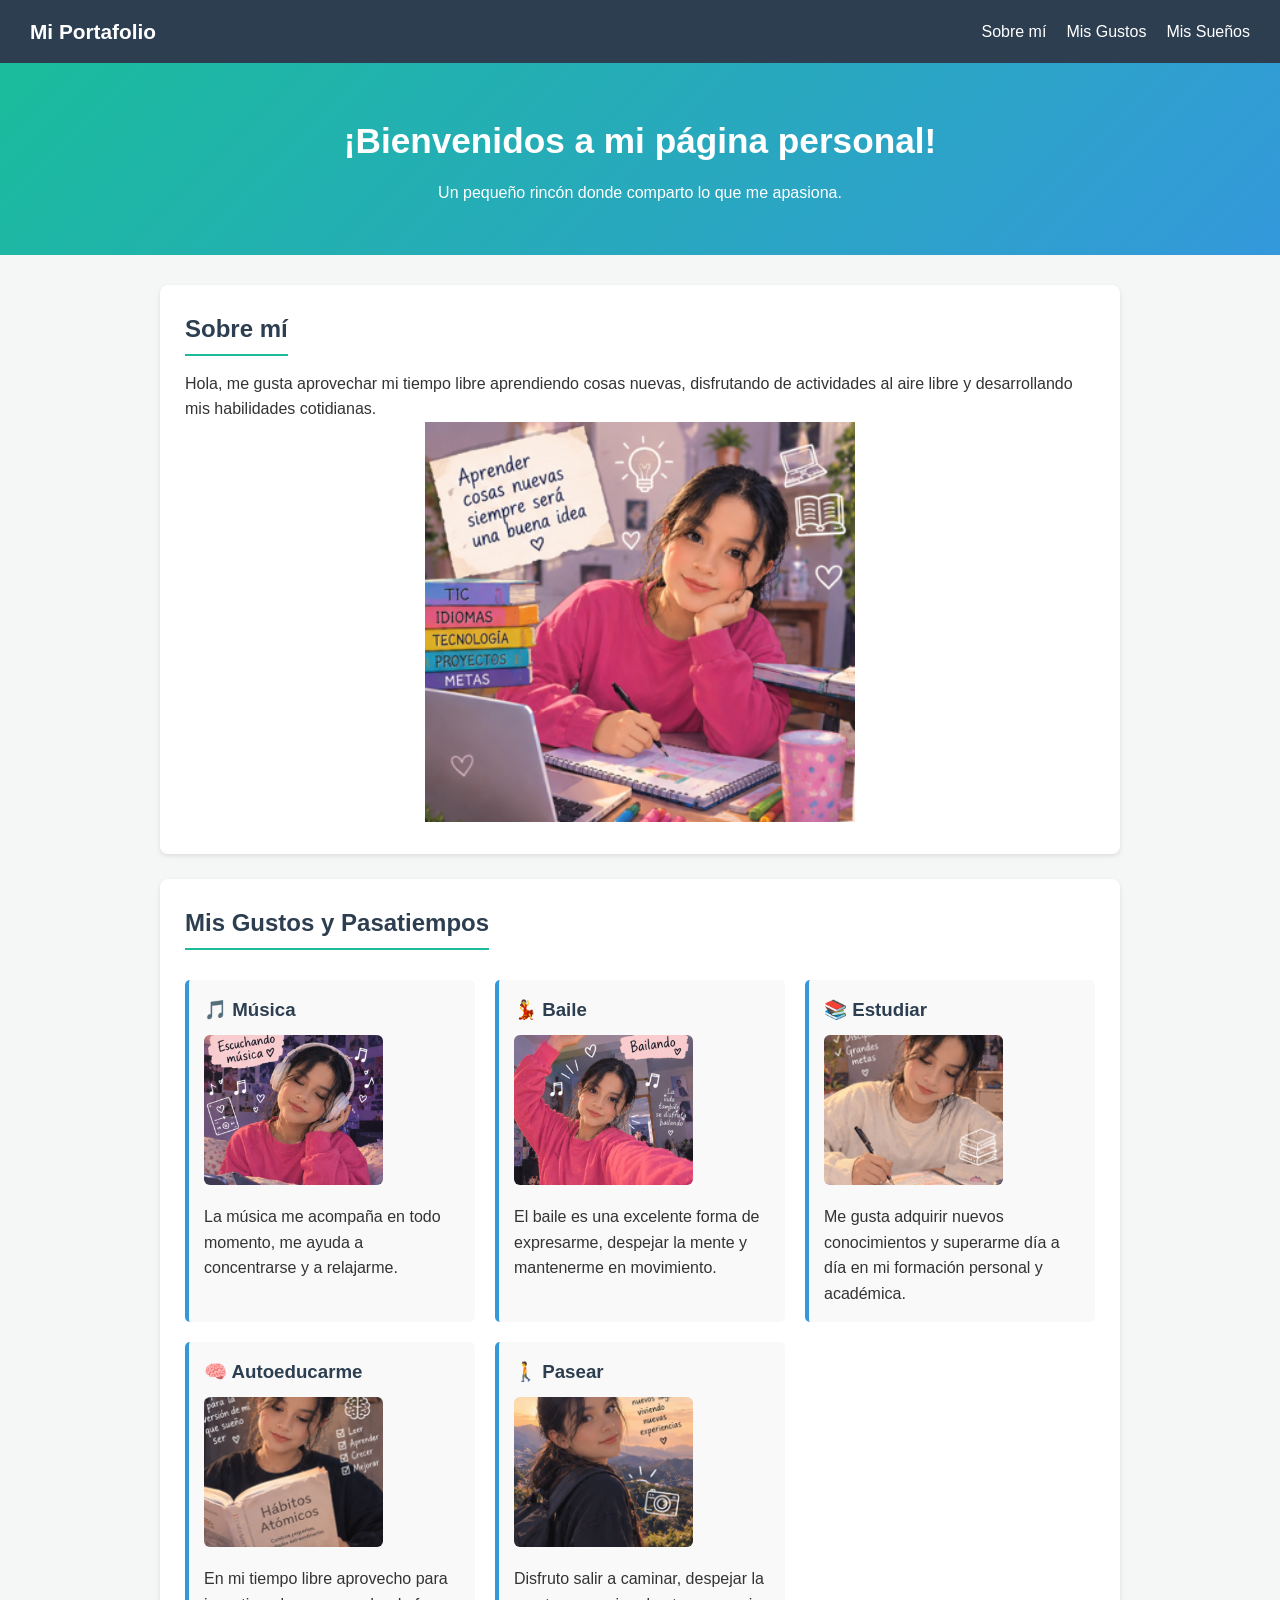
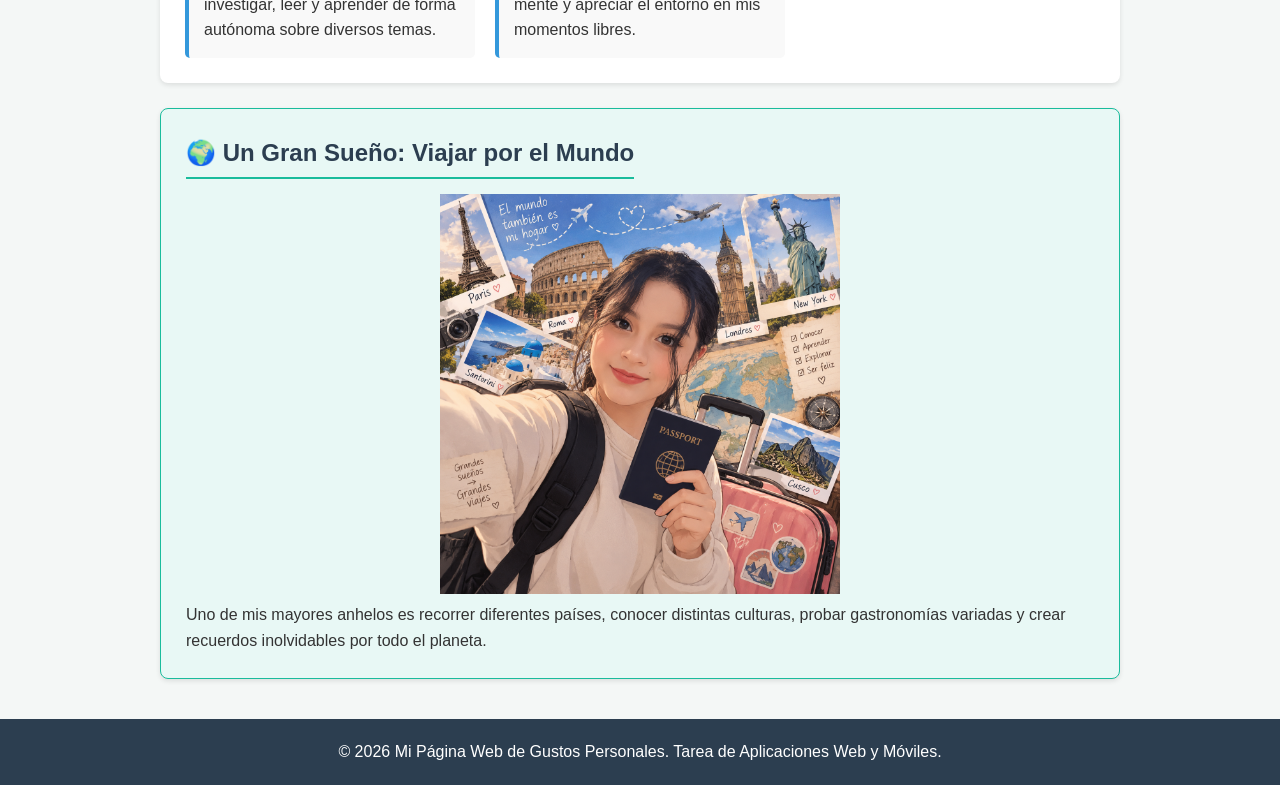
<file: misGustos.html>
<!DOCTYPE html>
<html lang="es">
<head>
    <meta charset="UTF-8">
    <meta name="viewport" content="width=device-width, initial-scale=1.0">
    <title>Mis Gustos Personales</title>
    <!-- Enlace al archivo CSS con el nombre pedido por tu profesor -->
    <link rel="stylesheet" href="style_misGustos.css">
</head>
<body>

    <!-- BARRA DE NAVEGACIÓN -->
    <nav class="navbar">
        <div class="logo">Mi Portafolio</div>
        <ul class="nav-links">
            <li><a href="#sobre-mi">Sobre mí</a></li>
            <li><a href="#gustos">Mis Gustos</a></li>
            <li><a href="#suenos">Mis Sueños</a></li>
        </ul>
    </nav>

    <!-- CABECERA PRINCIPAL -->
    <header class="header">
        <h1>¡Bienvenidos a mi página personal!</h1>
        <p>Un pequeño rincón donde comparto lo que me apasiona.</p>
    </header>

    <!-- CONTENIDO PRINCIPAL -->
    <main class="contenedor">
        
        <!-- Sección Sobre Mí -->
        <section id="sobre-mi" class="seccion">
            <h2>Sobre mí</h2>
            <p>Hola, me gusta aprovechar mi tiempo libre aprendiendo cosas nuevas, disfrutando de actividades al aire libre y desarrollando mis habilidades cotidianas.</p>
            <center>
            <img src="PRESENTACIÓN.png" alt="Imagen de Música" class=width="400" height="400">
            </center>
        </section>
    

        <!-- Sección de Gustos Personales -->
        <section id="gustos" class="seccion">
            <h2>Mis Gustos y Pasatiempos</h2>
            <div class="tarjetas-grid">
                
                <!-- Tarjeta 1: Música -->
                <div class="tarjeta">
                    <h3>🎵 Música</h3>
                    <!-- Cambia 'musica.jpg' por el nombre real de tu imagen -->
                    <img src="MÚSICA.png" alt="Imagen de Música" class="imagen-gusto">
                    <p>La música me acompaña en todo momento, me ayuda a concentrarse y a relajarme.</p>
                </div>

                <!-- Tarjeta 2: Baile -->
                <div class="tarjeta">
                    <h3>💃 Baile</h3>
                    <!-- Cambia 'baile.jpg' por el nombre real de tu imagen -->
                    <img src="BAILE.png" alt="Imagen de Baile" class="imagen-gusto">
                    <p>El baile es una excelente forma de expresarme, despejar la mente y mantenerme en movimiento.</p>
                </div>

                <!-- Tarjeta 3: Estudiar -->
                <div class="tarjeta">
                    <h3>📚 Estudiar</h3>
                    <!-- Cambia 'estudiar.jpg' por el nombre real de tu imagen -->
                    <img src="ESTUDIO.png" alt="Imagen de Estudiar" class="imagen-gusto">
                    <p>Me gusta adquirir nuevos conocimientos y superarme día a día en mi formación personal y académica.</p>
                </div>

                <!-- Tarjeta 4: Autoeducarme -->
                <div class="tarjeta">
                    <h3>🧠 Autoeducarme</h3>
                    <!-- Cambia 'autoeducarme.jpg' por el nombre real de tu imagen -->
                    <img src="AUTOEDUCACIÓN.png" alt="Imagen de Autoeducarse" class="imagen-gusto">
                    <p>En mi tiempo libre aprovecho para investigar, leer y aprender de forma autónoma sobre diversos temas.</p>
                </div>

                <!-- Tarjeta 5: Pasear -->
                <div class="tarjeta">
                    <h3>🚶 Pasear</h3>
                    <!-- Cambia 'pasear.jpg' por el nombre real de tu imagen -->
                    <img src="PASEAR.png" alt="Imagen de Pasear" class="imagen-gusto">
                    <p>Disfruto salir a caminar, despejar la mente y apreciar el entorno en mis momentos libres.</p>
                </div>

            </div>
        </section>

        <!-- Sección de Sueños y Metas -->
        <section id="suenos" class="seccion destacado">
            <h2>🌍 Un Gran Sueño: Viajar por el Mundo</h2>
            <!-- Cambia 'viajar.jpg' por el nombre real de tu imagen -->
            <center>
            <img src="ALI AMTA.png" alt="Imagen de Viaje" class=width="400" height="400">
            </center>
            <p>Uno de mis mayores anhelos es recorrer diferentes países, conocer distintas culturas, probar gastronomías variadas y crear recuerdos inolvidables por todo el planeta.</p>
        </section>

    </main>

    <!-- PIE DE PÁGINA -->
    <footer class="footer">
        <p>&copy; 2026 Mi Página Web de Gustos Personales. Tarea de Aplicaciones Web y Móviles.</p>
    </footer>

</body>
</html>
</file>
<file: style_misGustos.css>
/* Reseteo básico de márgenes y bordes */
* {
    margin: 0;
    padding: 0;
    box-sizing: border-box;
    font-family: 'Segoe UI', Tahoma, Geneva, Verdana, sans-serif;
}

/* Estilo general del cuerpo */
body {
    background-color: #f4f7f6;
    color: #333;
    line-height: 1.6;
}

/* 1. NAVEGACIÓN (NAV) */
.navbar {
    background-color: #2c3e50;
    color: white;
    display: flex;
    justify-content: space-between;
    align-items: center;
    padding: 15px 30px;
    position: sticky;
    top: 0;
    z-index: 1000;
}

.logo {
    font-size: 1.3rem;
    font-weight: bold;
}

.nav-links {
    list-style: none;
    display: flex;
    gap: 20px;
}

.nav-links a {
    color: white;
    text-decoration: none;
    font-weight: 500;
}

.nav-links a:hover {
    color: #1abc9c;
}

/* 2. CABECERA (HEADER) */
.header {
    background: linear-gradient(135deg, #1abc9c, #3498db);
    color: white;
    text-align: center;
    padding: 50px 20px;
}

.header h1 {
    font-size: 2.2rem;
    margin-bottom: 10px;
}

/* 3. CONTENIDO PRINCIPAL */
.contenedor {
    max-width: 1000px;
    margin: 30px auto;
    padding: 0 20px;
}

.seccion {
    background: white;
    padding: 25px;
    margin-bottom: 25px;
    border-radius: 8px;
    box-shadow: 0 2px 5px rgba(0,0,0,0.1);
}

.seccion h2 {
    color: #2c3e50;
    margin-bottom: 15px;
    border-bottom: 2px solid #1abc9c;
    display: inline-block;
    padding-bottom: 5px;
}

/* Rejilla para mostrar los gustos como tarjetas */
.tarjetas-grid {
    display: grid;
    grid-template-columns: repeat(auto-fit, minmax(250px, 1fr));
    gap: 20px;
    margin-top: 15px;
}

.tarjeta {
    background-color: #f9f9f9;
    padding: 15px;
    border-left: 4px solid #3498db;
    border-radius: 5px;
}

.tarjeta h3 {
    margin-bottom: 10px;
    color: #2c3e50;
}

/* 🖼️ ESTILOS PARA LAS IMÁGENES (TAMAÑO Y DISEÑO) */
.imagen-gusto {
    width: 70%;          /* Ocupa todo el ancho disponible de la tarjeta */
    height: 150px;        /* Altura fija para que todas se vean uniformes */
    object-fit: cover;    /* Evita que la foto se estire o deforme feo */
    border-radius: 6px;   /* Redondea sutilmente las esquinas */
    margin-bottom: 12px;  /* Espacio separador entre la imagen y el texto */
}

/* Tarjeta especial para destacar el sueño de viajar */
.destacado {
    background-color: #e8f8f5;
    border: 1px solid #1abc9c;
}

.destacado .imagen-gusto {
    max-height: 250px;    /* Permitimos que la imagen de viajar sea un poco más grande */
    height: auto;
}

/* 4. PIE DE PÁGINA (FOOTER) */
.footer {
    background-color: #2c3e50;
    color: white;
    text-align: center;
    padding: 20px;
    margin-top: 40px;
}
</file>
